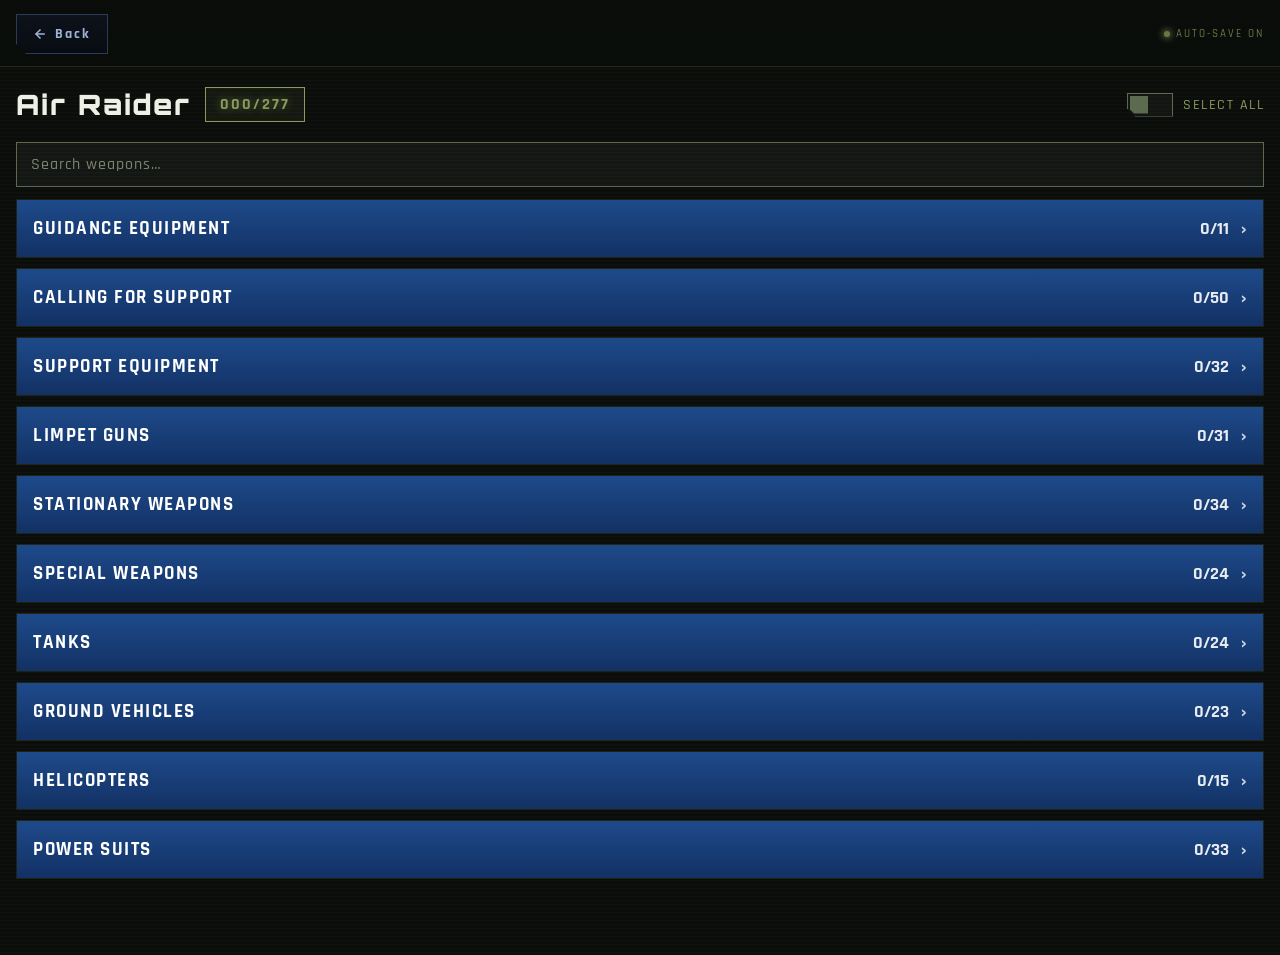
<file: AirRaider.html>
<!doctype html>
<html lang="en">
<head>
  <meta charset="utf-8"/>
  <meta name="viewport" content="width=device-width, initial-scale=1, viewport-fit=cover"/>
  <title>Air Raider - EDF 4.1</title>
  <link rel="stylesheet" href="edf-hud.css?v=28">
  <link rel="manifest" href="./manifest.webmanifest"/>
  <meta name="theme-color" content="#0a0d0a"/>
  <meta name="apple-mobile-web-app-capable" content="yes"/>
  <meta name="apple-mobile-web-app-status-bar-style" content="black"/>
  <link rel="apple-touch-icon" href="./icon-180.png"/>
</head>
<body class="checklist-page">

  <div class="topbar">
    <a class="back-btn" href="index.html">
      <svg viewBox="0 0 24 24" fill="none" stroke="currentColor" stroke-width="2.5" stroke-linecap="square" aria-hidden="true"><path d="M19 12H5M12 19l-7-7 7-7"/></svg>
      Back
    </a>
    <div class="autosave-pill"><span class="dot"></span>Auto-Save On</div>
  </div>

  <div class="classheader">
    <div class="classname">Air Raider</div>
    <div class="progressbadge" id="global-count">000/0</div>
    <label class="selectall">
      <input id="select-all-toggle" class="toggle-input" type="checkbox">
      <span class="toggle" aria-hidden="true"><span class="knob"></span></span>
      Select All
    </label>
  </div>

  <div class="searchwrap">
    <input type="search" id="search-input" placeholder="Search weapons&hellip;" autocomplete="off" aria-label="Search Air Raider weapons">
  </div>

  <div class="categorylist" id="categories-container"></div>
  <div class="no-results" id="no-results" hidden>No weapons match your search</div>

  <div class="toast" id="toast" role="status" aria-live="polite">
    <svg viewBox="0 0 24 24" fill="none" stroke="currentColor" stroke-width="3" stroke-linecap="square" aria-hidden="true"><path d="M4 12.5l5.5 5.5L20 7"/></svg>
    <span id="toast-text">Progress saved</span>
  </div>

  <div class="modal-backdrop" id="modal-backdrop">
    <div class="modal" role="dialog" aria-modal="true" aria-labelledby="modal-title">
      <h2 id="modal-title">Confirm Bulk Change</h2>
      <p id="modal-msg"></p>
      <div class="modal-actions">
        <button type="button" class="cancel" id="modal-cancel">Cancel</button>
        <button type="button" class="confirm" id="modal-confirm">Confirm</button>
      </div>
    </div>
  </div>

  <script src="edf-page.js?v=27"></script>
  <script src="AirRaider.js"></script>
  <script src="sw-register.js?v=26" defer></script>
</body>
</html>
</file>
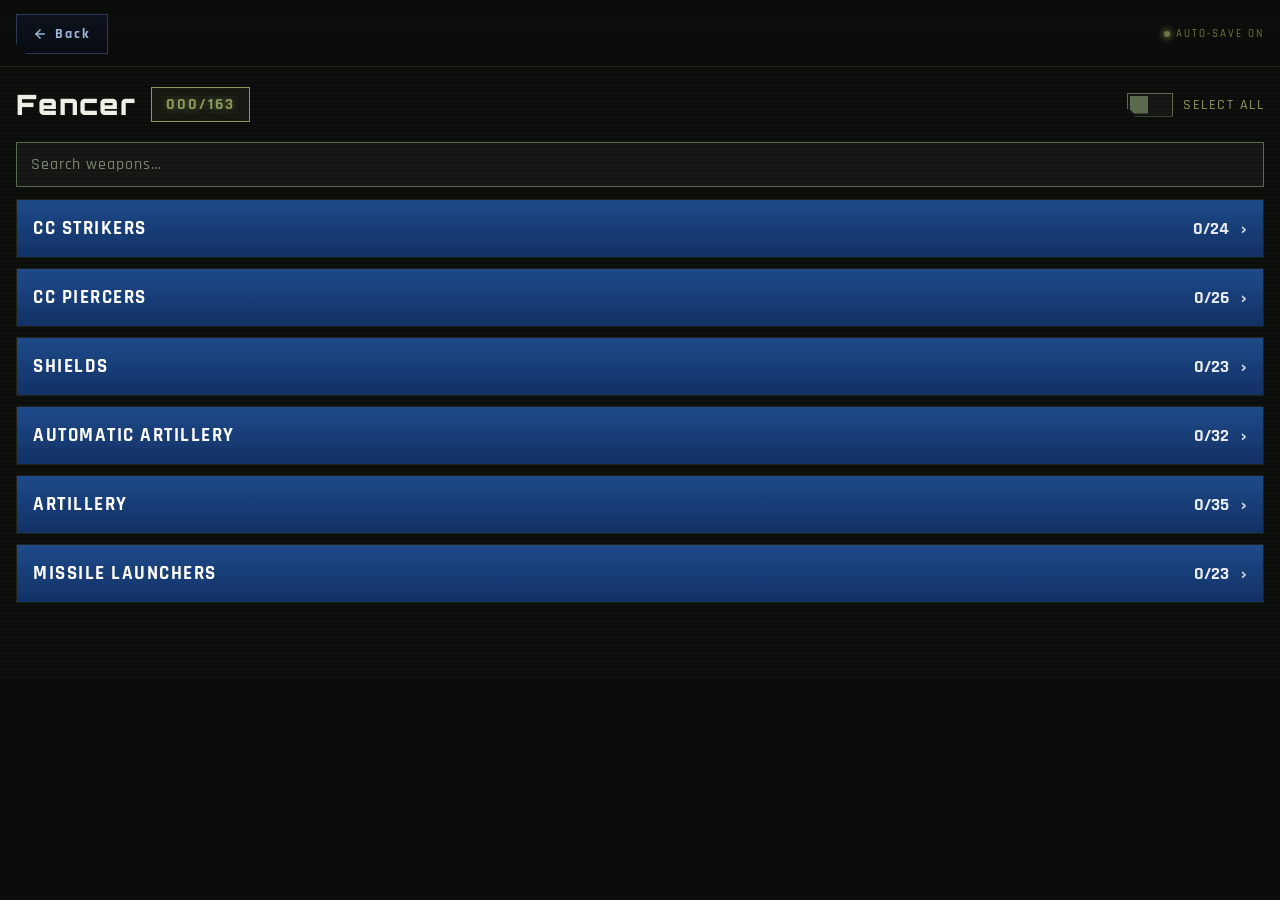
<file: Fencer.html>
<!doctype html>
<html lang="en">
<head>
  <meta charset="utf-8"/>
  <meta name="viewport" content="width=device-width, initial-scale=1, viewport-fit=cover"/>
  <title>Fencer - EDF 4.1</title>
  <link rel="stylesheet" href="edf-hud.css?v=28">
  <link rel="manifest" href="./manifest.webmanifest"/>
  <meta name="theme-color" content="#0a0d0a"/>
  <meta name="apple-mobile-web-app-capable" content="yes"/>
  <meta name="apple-mobile-web-app-status-bar-style" content="black"/>
  <link rel="apple-touch-icon" href="./icon-180.png"/>
</head>
<body class="checklist-page">

  <div class="topbar">
    <a class="back-btn" href="index.html">
      <svg viewBox="0 0 24 24" fill="none" stroke="currentColor" stroke-width="2.5" stroke-linecap="square" aria-hidden="true"><path d="M19 12H5M12 19l-7-7 7-7"/></svg>
      Back
    </a>
    <div class="autosave-pill"><span class="dot"></span>Auto-Save On</div>
  </div>

  <div class="classheader">
    <div class="classname">Fencer</div>
    <div class="progressbadge" id="global-count">000/0</div>
    <label class="selectall">
      <input id="select-all-toggle" class="toggle-input" type="checkbox">
      <span class="toggle" aria-hidden="true"><span class="knob"></span></span>
      Select All
    </label>
  </div>

  <div class="searchwrap">
    <input type="search" id="search-input" placeholder="Search weapons&hellip;" autocomplete="off" aria-label="Search Fencer weapons">
  </div>

  <div class="categorylist" id="categories-container"></div>
  <div class="no-results" id="no-results" hidden>No weapons match your search</div>

  <div class="toast" id="toast" role="status" aria-live="polite">
    <svg viewBox="0 0 24 24" fill="none" stroke="currentColor" stroke-width="3" stroke-linecap="square" aria-hidden="true"><path d="M4 12.5l5.5 5.5L20 7"/></svg>
    <span id="toast-text">Progress saved</span>
  </div>

  <div class="modal-backdrop" id="modal-backdrop">
    <div class="modal" role="dialog" aria-modal="true" aria-labelledby="modal-title">
      <h2 id="modal-title">Confirm Bulk Change</h2>
      <p id="modal-msg"></p>
      <div class="modal-actions">
        <button type="button" class="cancel" id="modal-cancel">Cancel</button>
        <button type="button" class="confirm" id="modal-confirm">Confirm</button>
      </div>
    </div>
  </div>

  <script src="edf-page.js?v=27"></script>
  <script src="Fencer.js"></script>
  <script src="sw-register.js?v=26" defer></script>
</body>
</html>
</file>
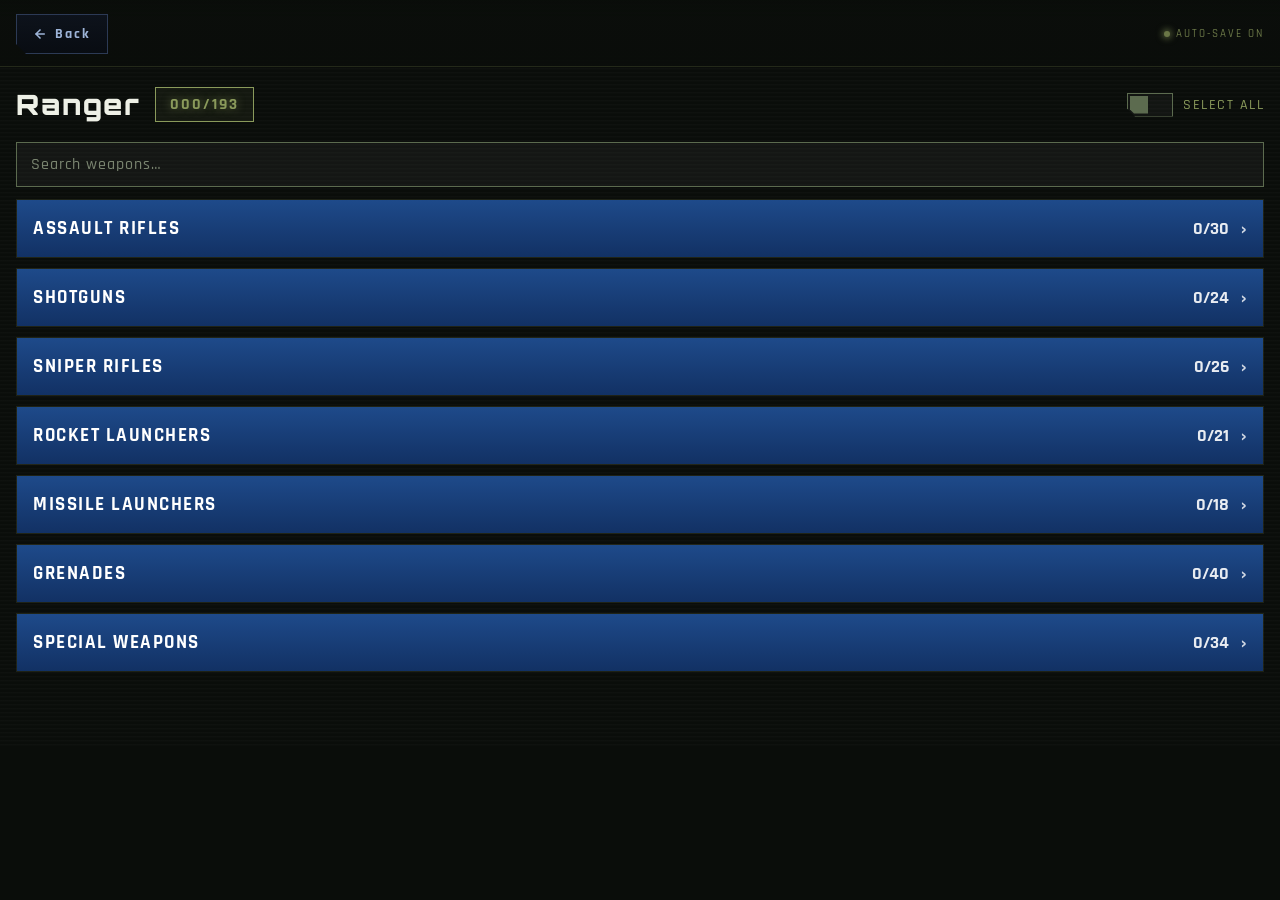
<file: Ranger.html>
<!doctype html>
<html lang="en">
<head>
  <meta charset="utf-8"/>
  <meta name="viewport" content="width=device-width, initial-scale=1, viewport-fit=cover"/>
  <title>Ranger - EDF 4.1</title>
  <link rel="stylesheet" href="edf-hud.css?v=28">
  <link rel="manifest" href="./manifest.webmanifest"/>
  <meta name="theme-color" content="#0a0d0a"/>
  <meta name="apple-mobile-web-app-capable" content="yes"/>
  <meta name="apple-mobile-web-app-status-bar-style" content="black"/>
  <link rel="apple-touch-icon" href="./icon-180.png"/>
</head>
<body class="checklist-page">

  <div class="topbar">
    <a class="back-btn" href="index.html">
      <svg viewBox="0 0 24 24" fill="none" stroke="currentColor" stroke-width="2.5" stroke-linecap="square" aria-hidden="true"><path d="M19 12H5M12 19l-7-7 7-7"/></svg>
      Back
    </a>
    <div class="autosave-pill"><span class="dot"></span>Auto-Save On</div>
  </div>

  <div class="classheader">
    <div class="classname">Ranger</div>
    <div class="progressbadge" id="global-count">000/0</div>
    <label class="selectall">
      <input id="select-all-toggle" class="toggle-input" type="checkbox">
      <span class="toggle" aria-hidden="true"><span class="knob"></span></span>
      Select All
    </label>
  </div>

  <div class="searchwrap">
    <input type="search" id="search-input" placeholder="Search weapons&hellip;" autocomplete="off" aria-label="Search Ranger weapons">
  </div>

  <div class="categorylist" id="categories-container"></div>
  <div class="no-results" id="no-results" hidden>No weapons match your search</div>

  <div class="toast" id="toast" role="status" aria-live="polite">
    <svg viewBox="0 0 24 24" fill="none" stroke="currentColor" stroke-width="3" stroke-linecap="square" aria-hidden="true"><path d="M4 12.5l5.5 5.5L20 7"/></svg>
    <span id="toast-text">Progress saved</span>
  </div>

  <div class="modal-backdrop" id="modal-backdrop">
    <div class="modal" role="dialog" aria-modal="true" aria-labelledby="modal-title">
      <h2 id="modal-title">Confirm Bulk Change</h2>
      <p id="modal-msg"></p>
      <div class="modal-actions">
        <button type="button" class="cancel" id="modal-cancel">Cancel</button>
        <button type="button" class="confirm" id="modal-confirm">Confirm</button>
      </div>
    </div>
  </div>

  <script src="edf-page.js?v=27"></script>
  <script src="Ranger.js"></script>
  <script src="sw-register.js?v=26" defer></script>
</body>
</html>
</file>
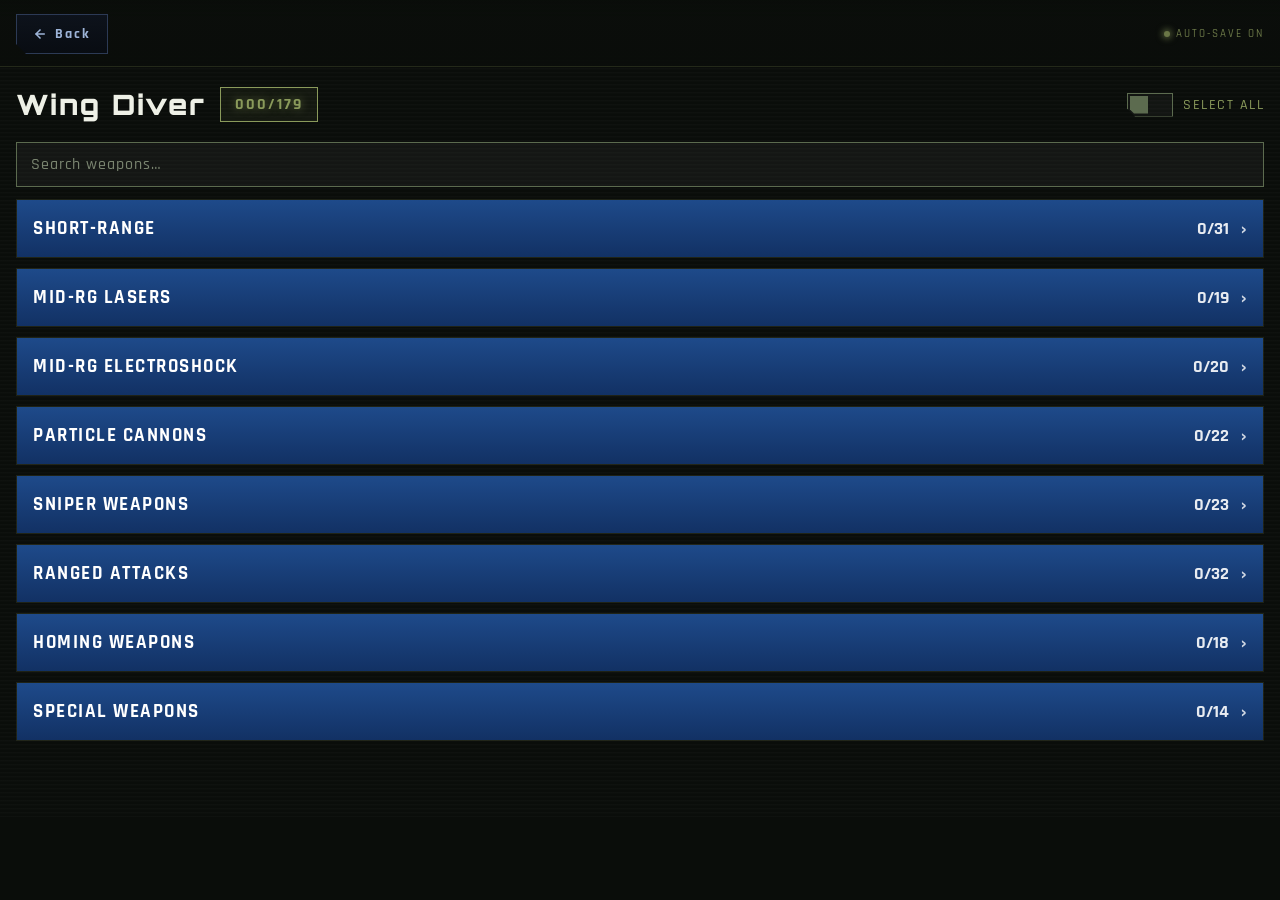
<file: Wingdiver.html>
<!doctype html>
<html lang="en">
<head>
  <meta charset="utf-8"/>
  <meta name="viewport" content="width=device-width, initial-scale=1, viewport-fit=cover"/>
  <title>Wingdiver - EDF 4.1</title>
  <link rel="stylesheet" href="edf-hud.css?v=28">
  <link rel="manifest" href="./manifest.webmanifest"/>
  <meta name="theme-color" content="#0a0d0a"/>
  <meta name="apple-mobile-web-app-capable" content="yes"/>
  <meta name="apple-mobile-web-app-status-bar-style" content="black"/>
  <link rel="apple-touch-icon" href="./icon-180.png"/>
</head>
<body class="checklist-page">

  <div class="topbar">
    <a class="back-btn" href="index.html">
      <svg viewBox="0 0 24 24" fill="none" stroke="currentColor" stroke-width="2.5" stroke-linecap="square" aria-hidden="true"><path d="M19 12H5M12 19l-7-7 7-7"/></svg>
      Back
    </a>
    <div class="autosave-pill"><span class="dot"></span>Auto-Save On</div>
  </div>

  <div class="classheader">
    <div class="classname">Wing Diver</div>
    <div class="progressbadge" id="global-count">000/0</div>
    <label class="selectall">
      <input id="select-all-toggle" class="toggle-input" type="checkbox">
      <span class="toggle" aria-hidden="true"><span class="knob"></span></span>
      Select All
    </label>
  </div>

  <div class="searchwrap">
    <input type="search" id="search-input" placeholder="Search weapons&hellip;" autocomplete="off" aria-label="Search Wing Diver weapons">
  </div>

  <div class="categorylist" id="categories-container"></div>
  <div class="no-results" id="no-results" hidden>No weapons match your search</div>

  <div class="toast" id="toast" role="status" aria-live="polite">
    <svg viewBox="0 0 24 24" fill="none" stroke="currentColor" stroke-width="3" stroke-linecap="square" aria-hidden="true"><path d="M4 12.5l5.5 5.5L20 7"/></svg>
    <span id="toast-text">Progress saved</span>
  </div>

  <div class="modal-backdrop" id="modal-backdrop">
    <div class="modal" role="dialog" aria-modal="true" aria-labelledby="modal-title">
      <h2 id="modal-title">Confirm Bulk Change</h2>
      <p id="modal-msg"></p>
      <div class="modal-actions">
        <button type="button" class="cancel" id="modal-cancel">Cancel</button>
        <button type="button" class="confirm" id="modal-confirm">Confirm</button>
      </div>
    </div>
  </div>

  <script src="edf-page.js?v=27"></script>
  <script src="Wingdiver.js"></script>
  <script src="sw-register.js?v=26" defer></script>
</body>
</html>
</file>
<file: edf-hud.css>
/* =============================================================================
   edf-hud.css — HUD/sci-fi theme for the whole app.

   Shared tokens and fonts up top, then two page-specific sections selected by a
   body class: .menu-page (index.html) and .checklist-page (the four class
   pages). One stylesheet keeps the design tokens in a single place; the
   sections are small enough that splitting them would cost more than it saves.
   ============================================================================= */

/* ===========================
   FONTS (self-hosted, OFL — see font-licenses/)
   Rajdhani is subset to Latin + Greek + punctuation; the upstream font has no
   glyph for U+03B1 (α), which appears in a handful of weapon names. Those fall
   back per-glyph to the system sans, which is why the stack ends in sans-serif.
   =========================== */
@font-face{ font-family:'Rajdhani'; src:url('rajdhani-medium.ttf') format('truetype');   font-weight:500; font-style:normal; font-display:swap; }
@font-face{ font-family:'Rajdhani'; src:url('rajdhani-semibold.ttf') format('truetype'); font-weight:600; font-style:normal; font-display:swap; }
@font-face{ font-family:'Rajdhani'; src:url('rajdhani-bold.ttf') format('truetype');     font-weight:700; font-style:normal; font-display:swap; }
@font-face{ font-family:'Orbitron'; src:url('orbitron.ttf') format('truetype');          font-weight:400 900; font-style:normal; font-display:swap; }

:root{
  --void:#0a0d0a; --panel:#12180f; --alert:#c8241c; --alert-bright:#ff3b2e;
  --khaki:#8a9a5b; --amber:#e8a53c; --ghost:#5c6b4f; --steel:#9db4d8;
  --navy:#123164; --navy-light:#1e4a8a;
  --ink:#dfe4d6; --ink-bright:#eef0e6;

  --font-body:'Rajdhani', system-ui, sans-serif;
  --font-display:'Orbitron', 'Rajdhani', system-ui, sans-serif;

  /* Measured at runtime so sticky category headers sit flush under the top bar
     regardless of the iOS safe-area inset. Fallback matches the unnotched case. */
  --topbar-h:64px;
}

*{ box-sizing:border-box; margin:0; padding:0; }

html,body{
  background:var(--void);
  font-family:var(--font-body);
  color:var(--ink);
  min-height:100%;
}
body{ -webkit-text-size-adjust:100%; }

.checklist-page{
  background-image:repeating-linear-gradient(to bottom,
    rgba(255,255,255,.02) 0px, rgba(255,255,255,.02) 1px, transparent 2px, transparent 4px);
  padding-bottom:60px;
}

/* ===========================
   TOP BAR
   =========================== */
.topbar{
  position:sticky; top:0; z-index:20;
  display:flex; align-items:center; justify-content:space-between; gap:12px;
  padding:max(14px, env(safe-area-inset-top)) 16px 12px;
  background:linear-gradient(to bottom, rgba(10,13,10,.97), rgba(10,13,10,.9));
  border-bottom:1px solid rgba(138,154,91,.2);
}
.back-btn{
  display:inline-flex; align-items:center; gap:8px;
  background:linear-gradient(180deg, rgba(14,20,32,.8), rgba(8,12,20,.8));
  border:1px solid #2c3a55; color:var(--steel);
  font-family:var(--font-body); font-weight:700; font-size:14px; letter-spacing:2px;
  padding:10px 16px; cursor:pointer; text-decoration:none;
  clip-path:polygon(0 0, 100% 0, 100% 100%, 10px 100%, 0 calc(100% - 10px));
  transition:color .2s ease, border-color .2s ease;
}
.back-btn:hover{ color:#fff; border-color:var(--steel); }
.back-btn svg{ width:14px; height:14px; flex-shrink:0; }

.autosave-pill{
  display:flex; align-items:center; gap:6px;
  font-size:11px; letter-spacing:2px; color:var(--khaki); opacity:.75;
  text-transform:uppercase;
}
.autosave-pill .dot{
  width:6px; height:6px; border-radius:50%; background:var(--khaki);
  box-shadow:0 0 6px 2px rgba(138,154,91,.7);
  animation:dotpulse 2.4s ease-in-out infinite;
}
@keyframes dotpulse{ 0%,100%{opacity:.4;} 50%{opacity:1;} }

/* ===========================
   CLASS HEADER
   =========================== */
.classheader{
  display:flex; flex-wrap:wrap; align-items:center; gap:14px;
  padding:20px 16px 8px;
}
.classname{
  font-family:var(--font-display); font-weight:900; letter-spacing:2px;
  font-size:clamp(22px, 6vw, 28px); color:var(--ink-bright);
}
.progressbadge{
  font-family:var(--font-body); font-weight:700; letter-spacing:2px;
  font-size:16px; padding:6px 14px; color:var(--khaki);
  border:1px solid var(--khaki); background:rgba(138,154,91,.08);
  text-shadow:0 0 8px rgba(138,154,91,.6);
  font-variant-numeric:tabular-nums;
}
.selectall{
  display:flex; align-items:center; gap:10px; margin-left:auto;
  font-size:14px; letter-spacing:1.5px; text-transform:uppercase; color:var(--khaki);
  cursor:pointer; user-select:none;
}

/* ===========================
   SEARCH
   =========================== */
.searchwrap{ padding:12px 16px; }
.searchwrap input{
  width:100%; background:rgba(255,255,255,.04); border:1px solid var(--ghost);
  color:var(--ink-bright); font-family:var(--font-body); font-size:16px;
  padding:11px 14px; letter-spacing:1px;
}
.searchwrap input::placeholder{ color:#7a8570; }
.searchwrap input:focus-visible{ outline:2px solid var(--alert-bright); outline-offset:2px; }

/* ===========================
   CATEGORY LIST (accordion)
   =========================== */
.categorylist{ padding:0 16px 16px; display:flex; flex-direction:column; gap:10px; }
.category{ border:1px solid rgba(138,154,91,.15); }

.cat-header{
  position:sticky; top:var(--topbar-h); z-index:10;
  width:100%; display:flex; align-items:center; gap:12px;
  background:linear-gradient(180deg, var(--navy-light), var(--navy));
  border:none; color:#fff; text-align:left; cursor:pointer;
  padding:16px; font-family:var(--font-body); font-weight:700;
}
.cat-header:focus-visible{ outline:2px solid var(--alert-bright); outline-offset:-2px; }
.cat-name{ font-size:clamp(16px, 4.4vw, 19px); letter-spacing:1.5px; text-transform:uppercase; }
.cat-count{ margin-left:auto; font-size:clamp(15px, 4vw, 18px); font-variant-numeric:tabular-nums; opacity:.9; }
.chevron{ font-size:20px; line-height:1; opacity:.8; transform:rotate(0deg); transition:transform .2s ease; }
.category.open .chevron{ transform:rotate(90deg); }

.cat-body{ background:rgba(5,7,4,.31); border-top:1px solid rgba(138,154,91,.1); }
.cat-bulk-btn{
  display:block; margin:10px 16px; padding:8px 12px;
  background:none; border:1px dashed var(--ghost); color:var(--ghost);
  font-family:var(--font-body); font-weight:600; font-size:12px; letter-spacing:2px;
  text-transform:uppercase; cursor:pointer;
  transition:color .2s ease, border-color .2s ease;
}
.cat-bulk-btn:hover{ color:var(--khaki); border-color:var(--khaki); }
.cat-bulk-btn:focus-visible{ outline:2px solid var(--alert-bright); outline-offset:2px; }

/* ===========================
   WEAPON ROWS
   The whole row is a <label> wrapping a real (visually hidden) checkbox, so a
   tap anywhere toggles exactly once via native label behaviour — no JS click
   handler, and therefore no double-fire when the tap lands on the input itself.
   =========================== */
.weapon-list{ list-style:none; }
.weapon-row{ border-top:1px solid rgba(255,255,255,.05); }
.weapon-row:first-child{ border-top:none; }

.weapon-label{
  display:flex; align-items:center; gap:14px;
  padding:13px 16px; cursor:pointer;
  transition:background .15s ease;
}
.weapon-label:hover{ background:rgba(138,154,91,.06); }
.weapon-name{ font-size:16px; letter-spacing:.5px; color:var(--ink-bright); }

/* Real checkbox: kept in the accessibility tree and tab order, visually hidden.
   Never display:none — that would drop it from both. */
.toggle-input{
  position:absolute; width:1px; height:1px; margin:0;
  opacity:0; pointer-events:none;
}

/* ===========================
   FUTURISTIC TOGGLE (visual only — driven by the real checkbox's state)
   =========================== */
.toggle{
  position:relative; flex-shrink:0; width:46px; height:24px;
  border:1px solid var(--ghost); background:rgba(255,255,255,.03);
  clip-path:polygon(0 0,100% 0,100% 100%,8px 100%,0 calc(100% - 8px));
  transition:border-color .2s ease, background .2s ease;
}
.toggle .knob{
  position:absolute; top:2px; left:2px; width:18px; height:18px;
  background:var(--ghost);
  clip-path:polygon(0 0,100% 0,100% 100%,4px 100%,0 calc(100% - 4px));
  transition:transform .2s ease, background .2s ease, box-shadow .2s ease;
}
.toggle-input:checked + .toggle{ border-color:var(--khaki); background:rgba(138,154,91,.15); }
.toggle-input:checked + .toggle .knob{
  transform:translateX(20px); background:var(--khaki);
  box-shadow:0 0 8px 2px rgba(138,154,91,.7);
}
.toggle-input:indeterminate + .toggle{ border-color:var(--amber); }
.toggle-input:indeterminate + .toggle .knob{
  transform:translateX(10px); background:var(--amber);
  box-shadow:0 0 6px 2px rgba(232,165,60,.6);
}
.toggle-input:focus-visible + .toggle{ outline:2px solid var(--alert-bright); outline-offset:3px; }

/* ===========================
   TOAST
   =========================== */
.toast{
  position:fixed; left:50%; bottom:22px; transform:translate(-50%, 16px);
  background:rgba(10,16,10,.95); border:1px solid var(--khaki); color:var(--khaki);
  font-family:var(--font-body); font-weight:700; letter-spacing:1.5px; font-size:13px;
  padding:10px 18px; display:flex; align-items:center; gap:8px;
  opacity:0; pointer-events:none; transition:opacity .25s ease, transform .25s ease;
  clip-path:polygon(0 0,100% 0,100% 100%,10px 100%,0 calc(100% - 10px));
  z-index:50;
}
.toast.show{ opacity:1; transform:translate(-50%, 0); }
.toast svg{ width:14px; height:14px; flex-shrink:0; }

/* ===========================
   CONFIRM MODAL
   =========================== */
.modal-backdrop{
  position:fixed; inset:0; background:rgba(0,0,0,.65);
  display:flex; align-items:center; justify-content:center; padding:24px;
  opacity:0; pointer-events:none; transition:opacity .2s ease; z-index:60;
}
.modal-backdrop.open{ opacity:1; pointer-events:auto; }
.modal{
  width:min(92vw, 380px); background:#0d120c; border:1px solid var(--alert-bright);
  padding:22px; box-shadow:0 0 30px rgba(255,59,46,.25);
}
.modal h2{
  font-family:var(--font-display); font-size:15px; letter-spacing:2px;
  color:var(--alert-bright); text-transform:uppercase; margin-bottom:12px;
}
.modal p{ font-size:15px; line-height:1.5; color:var(--ink); margin-bottom:20px; }
.modal-actions{ display:flex; gap:10px; }
.modal-actions button{
  flex:1; padding:11px; font-family:var(--font-body); font-weight:700; letter-spacing:1.5px;
  text-transform:uppercase; font-size:13px; cursor:pointer; border:1px solid var(--ghost);
  background:rgba(255,255,255,.03); color:var(--ink);
}
.modal-actions .confirm{ border-color:var(--alert-bright); color:var(--alert-bright); }
.modal-actions .confirm:hover{ background:rgba(255,59,46,.12); }
.modal-actions .cancel:hover{ background:rgba(255,255,255,.08); }
.modal-actions button:focus-visible{ outline:2px solid var(--alert-bright); outline-offset:2px; }

/* ===========================
   SEARCH EMPTY STATE
   =========================== */
.no-results{
  padding:28px 16px; text-align:center; color:var(--ghost);
  letter-spacing:2px; text-transform:uppercase; font-size:13px; font-weight:600;
}
.no-results[hidden]{ display:none; }

/* =============================================================================
   MAIN MENU (index.html)
   ============================================================================= */
.menu-page{ min-height:100dvh; overflow-x:hidden; display:flex; }

/* All decoration lives in a fixed, non-interactive layer so the radar's fixed
   900px square can never push the page around or clip the menu on a short
   viewport — the demo's single full-height .stage did both. */
.fx-backdrop{ position:fixed; inset:0; overflow:hidden; z-index:0; pointer-events:none; }

.stars, .stars2{
  position:absolute; inset:-10%;
  background-image:
    radial-gradient(1px 1px at 20% 30%, #cdd6bf 100%, transparent),
    radial-gradient(1px 1px at 60% 70%, #cdd6bf 100%, transparent),
    radial-gradient(1px 1px at 80% 20%, #cdd6bf 100%, transparent),
    radial-gradient(2px 2px at 40% 80%, #8a9a5b 100%, transparent),
    radial-gradient(1px 1px at 90% 60%, #cdd6bf 100%, transparent),
    radial-gradient(1px 1px at 10% 90%, #cdd6bf 100%, transparent);
  background-repeat:repeat; background-size:300px 300px; opacity:.5;
  animation:drift 90s linear infinite;
}
.stars2{ background-size:500px 500px; opacity:.25; animation:drift 140s linear infinite reverse; }
@keyframes drift{ from{ transform:translate(0,0); } to{ transform:translate(-300px,-300px); } }

.radar{
  position:absolute; width:900px; height:900px; left:50%; top:50%;
  transform:translate(-50%,-50%); border-radius:50%;
  border:1px solid rgba(138,154,91,.15);
}
.radar::before, .radar::after{
  content:''; position:absolute; inset:120px; border-radius:50%;
  border:1px solid rgba(138,154,91,.12);
}
.radar::after{ inset:280px; }
.sweep{
  position:absolute; width:50%; height:2px; left:50%; top:50%; transform-origin:left center;
  background:linear-gradient(to right, rgba(255,59,46,.9), transparent);
  animation:spin 6s linear infinite; filter:drop-shadow(0 0 6px var(--alert-bright));
}
@keyframes spin{ to{ transform:rotate(360deg); } }

.blip{
  position:absolute; width:8px; height:8px; margin:-4px 0 0 -4px; border-radius:50%;
  background:var(--alert-bright); box-shadow:0 0 10px 3px rgba(255,59,46,.8);
  animation:blipfade 1.4s ease-out forwards;
}
@keyframes blipfade{
  0%{ opacity:0; transform:scale(.3); } 15%{ opacity:1; transform:scale(1.2); }
  30%{ opacity:.8; transform:scale(1); } 100%{ opacity:0; transform:scale(1); }
}

.scanlines{
  position:absolute; inset:0;
  background:repeating-linear-gradient(to bottom, rgba(0,0,0,0) 0px, rgba(0,0,0,0) 2px, rgba(0,0,0,.35) 3px);
  mix-blend-mode:multiply;
}
.vignette{ position:absolute; inset:0; background:radial-gradient(ellipse at center, transparent 40%, rgba(0,0,0,.85) 100%); }
.alertwash{ position:absolute; inset:0; background:var(--alert); opacity:0; animation:pulse 4s ease-in-out infinite; }
@keyframes pulse{ 0%,100%{ opacity:0; } 50%{ opacity:.04; } }

/* FX off kills the moving/flashing layers; hiding the tab just pauses them. */
body.fx-off .sweep, body.fx-off .alertwash{ opacity:0 !important; }
body.fx-off .stars,   body.fx-off .stars2,
body.bg-paused .stars, body.bg-paused .stars2,
body.bg-paused .sweep, body.bg-paused .alertwash{ animation-play-state:paused; }

.hud-controls{
  position:fixed; top:max(14px, env(safe-area-inset-top)); right:14px;
  z-index:7; display:flex; gap:8px;
}
.ctrl-btn{
  background:rgba(10,13,10,.65); border:1px solid var(--ghost); color:var(--khaki);
  font-family:var(--font-body); font-weight:700; font-size:11px; letter-spacing:2px;
  padding:7px 11px; cursor:pointer;
  clip-path:polygon(0 0, 100% 0, 100% 100%, 6px 100%, 0 calc(100% - 6px));
  transition:opacity .2s ease, color .2s ease;
}
.ctrl-btn[aria-pressed="false"]{ opacity:.4; color:#888; }
.ctrl-btn:focus-visible{ outline:2px solid var(--alert-bright); outline-offset:3px; }

.menu{
  position:relative; z-index:5; margin:auto;
  display:flex; flex-direction:column; align-items:center; gap:14px;
  width:min(92vw, 460px); padding:72px 0 32px;
}
.titleblock{ text-align:center; margin-bottom:20px; }
.menu h1{
  font-family:var(--font-display); font-weight:900; color:var(--ink-bright);
  font-size:clamp(34px, 9vw, 54px); letter-spacing:3px; line-height:1.05;
  background:linear-gradient(180deg, #cfd8f5 0%, #8a97e0 55%, #5865c2 100%);
  -webkit-background-clip:text; background-clip:text; -webkit-text-fill-color:transparent;
  filter:drop-shadow(0 0 14px rgba(120,140,255,.45));
}
.subtitle{
  font-family:var(--font-body); font-weight:700; color:var(--alert-bright);
  text-transform:uppercase; letter-spacing:4px; font-size:clamp(13px, 3.4vw, 18px);
  text-shadow:0 0 10px rgba(255,59,46,.6); margin-top:6px;
}

.btn{
  position:relative; width:100%; padding:14px 20px; display:block;
  background:linear-gradient(180deg, rgba(20,26,16,.55), rgba(10,13,10,.55));
  backdrop-filter:blur(3px) saturate(130%); -webkit-backdrop-filter:blur(3px) saturate(130%);
  border:1px solid var(--ghost); color:var(--khaki); text-decoration:none;
  font-family:var(--font-body); font-weight:700; font-size:clamp(16px, 4.4vw, 21px);
  letter-spacing:3px; text-transform:uppercase; text-align:left; cursor:pointer; overflow:hidden;
  transition:color .2s ease, border-color .2s ease, background .2s ease;
  clip-path:polygon(0 0, 100% 0, 100% 100%, 14px 100%, 0 calc(100% - 14px));
}
.btn::before{
  content:''; position:absolute; inset:0; z-index:-1; opacity:.25;
  background:linear-gradient(90deg, var(--alert), transparent);
  transform:translateX(-100%); transition:transform .25s ease;
}
.btn:hover{
  color:#fff; border-color:var(--alert-bright);
  background:linear-gradient(180deg, rgba(20,26,16,.75), rgba(10,13,10,.75));
}
.btn:hover::before{ transform:translateX(0); }
.btn:active{ transform:translateY(1px); }
.btn:focus-visible{ outline:2px solid var(--alert-bright); outline-offset:3px; }
.btn .tag{ float:right; opacity:.7; font-size:.62em; letter-spacing:2px; font-variant-numeric:tabular-nums; }

/* 100%-complete class — the old theme filled the button solid green; this keeps
   the same at-a-glance signal in the HUD idiom. */
.btn.complete{ border-color:var(--khaki); box-shadow:0 0 12px rgba(138,154,91,.35) inset, 0 0 10px rgba(138,154,91,.25); }
.btn.complete .tag{ opacity:1; color:var(--khaki); text-shadow:0 0 8px rgba(138,154,91,.7); }
.btn.complete:hover{ border-color:var(--khaki); }

.appfooter{
  margin-top:20px; text-align:center;
  font-size:11px; font-weight:600; letter-spacing:2px; text-transform:uppercase;
  color:var(--ghost);
}
.appfooter .version{ font-variant-numeric:tabular-nums; }
.appfooter .sep{ opacity:.5; margin:0 7px; }
.appfooter a{
  color:var(--khaki); text-decoration:none;
  border-bottom:1px solid rgba(138,154,91,.35);
  transition:color .2s ease, border-color .2s ease;
}
.appfooter a:hover{ color:var(--ink-bright); border-bottom-color:var(--ink-bright); }
.appfooter a:focus-visible{ outline:2px solid var(--alert-bright); outline-offset:3px; }

.utilrow{ display:flex; gap:10px; width:100%; margin-top:6px; }
.btn.util{
  flex:1; padding:11px 12px; font-size:clamp(12px, 3.3vw, 15px); text-align:center;
  color:var(--steel); border-color:#2c3a55;
  background:linear-gradient(180deg, rgba(14,20,32,.5), rgba(8,12,20,.5));
}
.btn.util::before{ background:linear-gradient(90deg, #1c3a6e, transparent); }
.btn.util:hover{
  color:#fff; border-color:var(--steel);
  background:linear-gradient(180deg, rgba(14,20,32,.75), rgba(8,12,20,.75));
}

/* =============================================================================
   PAGE TRANSITIONS
   Cross-document view transitions: a quick bloom-and-settle between pages,
   rather than the hard cut a normal navigation gives.

   Deliberately CSS-only. Browsers without support simply navigate as before —
   there is no half-applied state to get stuck in, which a JS fade-out would
   risk every time a navigation stalled or was cancelled.
   ============================================================================= */
@view-transition{ navigation:auto; }

@keyframes edf-nav-out{
  to{ opacity:0; transform:scale(.985); filter:brightness(1.8) saturate(1.3); }
}
@keyframes edf-nav-in{
  from{ opacity:0; transform:scale(1.012); filter:brightness(1.8) saturate(1.3); }
}
::view-transition-old(root){ animation:edf-nav-out .2s ease-in both; }
::view-transition-new(root){ animation:edf-nav-in .26s ease-out both; }

@media (prefers-reduced-motion: reduce){
  *{ animation-duration:.001ms !important; transition-duration:.001ms !important; }
  /* The * rule above cannot reach these — pseudo-elements need naming. */
  ::view-transition-old(root), ::view-transition-new(root){ animation:none; }
}
</file>
